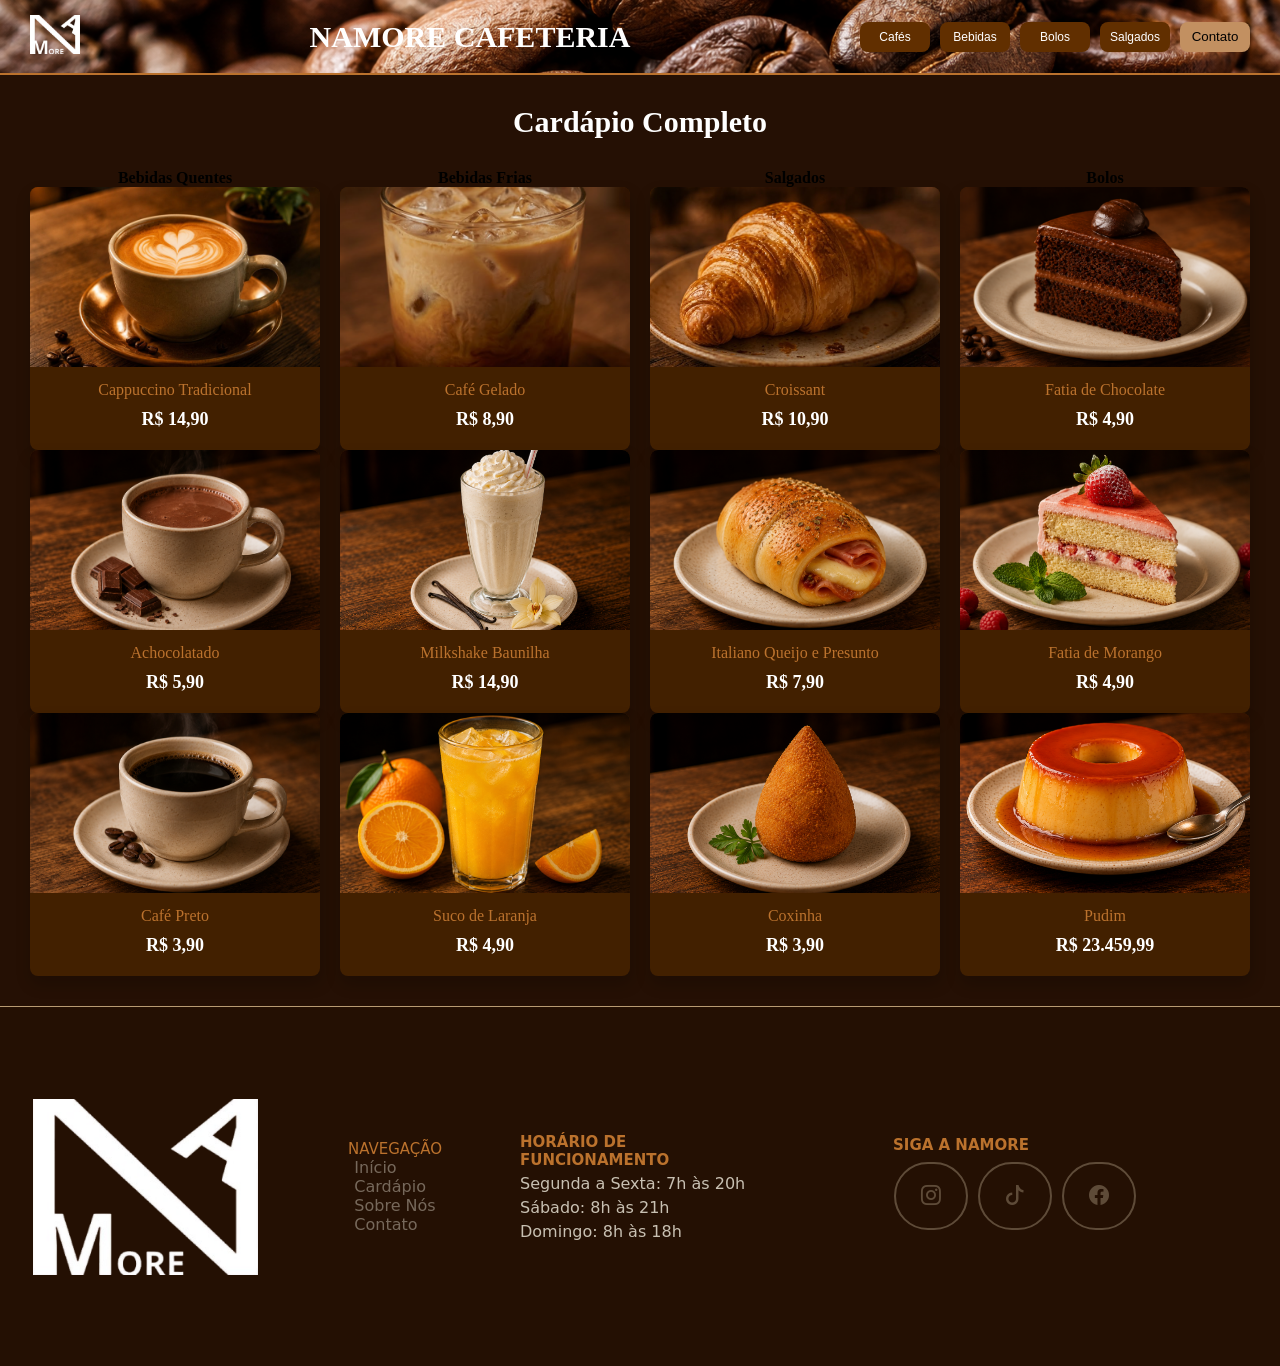
<file: cardapio.html>
<!DOCTYPE html>
<html lang="pt-br">
<head>
    <meta charset="UTF-8">
    <meta name="viewport" content="width=device-width, initial-scale=1.0">
    <title>Cardápio - Namore Cafeteria</title>
    <link rel="stylesheet" href="index/style.css">
    <link rel="stylesheet" href="sobre/style-sobre.css">
    <link rel="stylesheet" href="https://cdn.jsdelivr.net/npm/bootstrap-icons@1.11.3/font/bootstrap-icons.min.css">
    <meta property="og:description" content="Um espaço aconchegante para viver momentos especiais com cafés, doces e boas conversas.">
    <meta property="og:type" content="website">
    <meta name="twitter:card" content="summary_large_image">
    <meta property="og:image" content="https://i.ibb.co/7dNnGS3p/logo-namore.png">
    <link rel="icon" type="image/png" href="index/img/logo-namore.png">
</head>
<body>
    
<header>
        <div class="logo-nome">
            <a href="index.html"><img id="logo-cafeteria" src="index/img/logo-namore.png" alt="Logo Namore Cafeteria"></a>
        </div>

        <h1 id="nome-cafeteria">NAMORE CAFETERIA</h1>

        <div class="botoes">
            <a href="#catalogo-produtos"><button class="botao-produto">Cafés</button></a>
            <a href="#catalogo-produtos"><button class="botao-produto">Bebidas</button></a>
            <a href="#catalogo-produtos"><button class="botao-produto">Bolos</button></a>
            <a href="#catalogo-produtos"><button class="botao-produto">Salgados</button></a>
            <a href="contato.html"><button class="botao-contato">Contato</button></a>
        </div>
    </header>

    
    <section class="ctlg">
            <h3 id="catalogo-produtos">Cardápio Completo</h3>
            <div class="elementos">
            </div>
            <section class="card-produtos">
                <div class="card-bebida-quente">
                    <h4>Bebidas Quentes</h4>
                    <div>
                        <div class="cards">
                            <img class="imagem-catalogo" src="cardapio/img/cappuccino.jpeg" alt="Cappuccino Tradicional">
                            <p class="descricao-produto">Cappuccino Tradicional</p>
                            <p class="preco-produto">R$ 14,90</p>
                        </div>

                        <div class="cards">
                            <img class="imagem-catalogo" src="cardapio/img/bebidaquentechocolate.png" alt="Achocolatado">
                            <p class="descricao-produto">Achocolatado</p>
                            <p class="preco-produto">R$ 5,90</p>
                        </div>

                        <div class="cards">
                            <img class="imagem-catalogo" src="cardapio/img/cafepreto.png" alt="Café Preto">
                            <p class="descricao-produto">Café Preto</p>
                            <p class="preco-produto">R$ 3,90</p>
                        </div>
                    </div>
                </div>

                <div class="card-bebida-fria">
                    <h4>Bebidas Frias</h4>
                    <div class="cards">
                        <img class="imagem-catalogo" src="cardapio/img/bebida.png" alt="Café Gelado">
                        <p class="descricao-produto">Café Gelado</p>
                        <p class="preco-produto">R$ 8,90</p>
                    </div>

                    <div class="cards">
                        <img class="imagem-catalogo" src="cardapio/img/milkshakebaunilha.png" alt="Milkshake de Baunilha">
                        <p class="descricao-produto">Milkshake Baunilha</p>
                        <p class="preco-produto">R$ 14,90</p>
                    </div>
                    <div class="cards">
                        <img class="imagem-catalogo" src="cardapio/img/sucolaranja.png" alt="Suco de Laranja">
                        <p class="descricao-produto">Suco de Laranja</p>
                        <p class="preco-produto">R$ 4,90</p>
                    </div>
                </div>

                <div class="card-salgado">
                    <h4>Salgados</h4>
                    <div class="cards">
                        <img class="imagem-catalogo" src="cardapio/img/salgado.png" alt="Croissant">
                        <p class="descricao-produto">Croissant</p>
                        <p class="preco-produto">R$ 10,90</p>
                    </div>

                    <div class="cards">
                        <img class="imagem-catalogo" src="cardapio/img/italiano.png" alt="Italiano (Joelho)">
                        <p class="descricao-produto">Italiano Queijo e Presunto</p>
                        <p class="preco-produto">R$ 7,90</p>
                    </div>
                    <div class="cards">
                        <img class="imagem-catalogo" src="cardapio/img/coxinha.png" alt="Cozinha">
                        <p class="descricao-produto">Coxinha</p>
                        <p class="preco-produto">R$ 3,90</p>
                    </div>
                </div>

                <div class="card-bolo">
                    <h4>Bolos</h4>
                    <div class="cards">
                        <img class="imagem-catalogo" src="cardapio/img/bolo.png" alt="Fatia Chocolate">
                        <p class="descricao-produto">Fatia de Chocolate</p>
                        <p class="preco-produto">R$ 4,90</p>
                    </div>

                    <div class="cards">
                        <img class="imagem-catalogo" src="cardapio/img/bolo2.png" alt="Fatia Morango">
                        <p class="descricao-produto">Fatia de Morango</p>
                        <p class="preco-produto">R$ 4,90</p>
                    </div>

                    <div class="cards">
                        <img class="imagem-catalogo" src="cardapio/img/pudim.png" alt="Pudim">
                        <p class="descricao-produto">Pudim</p>
                        <p class="preco-produto">R$ 23.459,99</p>
                    </div>
                </div>
            </section>
        </section>

    <footer class="rodape">
        <div id="logo-rodape">
            <img src="index/img/logo-namore.png" alt="">
        </div>

        <div id="nav-rodape">
            <h3>NAVEGAÇÃO</h3>
            <ul>
                <a href="index.html"><li>Início</li></a>
                <a href="cardapio.html"><li>Cardápio</li></a>
                <a href="sobre-nos.html"><li>Sobre Nós</li></a>
                <a href="contato.html"><li>Contato</li></a>
            </ul>
        </div>

        <div id="infos-rodape">
        <div id="nav-infos">
            <h3>HORÁRIO DE FUNCIONAMENTO</h3>
            <ul>
                <li>Segunda a Sexta: 7h às 20h</li>
                <li>Sábado: 8h às 21h</li>
                <li>Domingo: 8h às 18h</li>
            </ul>
        </div>
        </div>
        
        <div id="redes-sociais">
            <h3>SIGA A NAMORE</h3>
            <div id="icon-redes">
                <ul>
                    <a href="https://www.instagram.com" target="_blank"><li><i class="bi bi-instagram"></i></li></a>
                    <a href="https://www.tiktok.com/" target="_blank"><li><i class="bi bi-tiktok"></i></li></a>
                    <a href="https://www.facebook.com" target="_blank"><li><i class="bi bi-facebook"></i></li></a>
                </ul>
            </div>           
        </div>
    </footer>
</div>

</body>
</html>
</file>
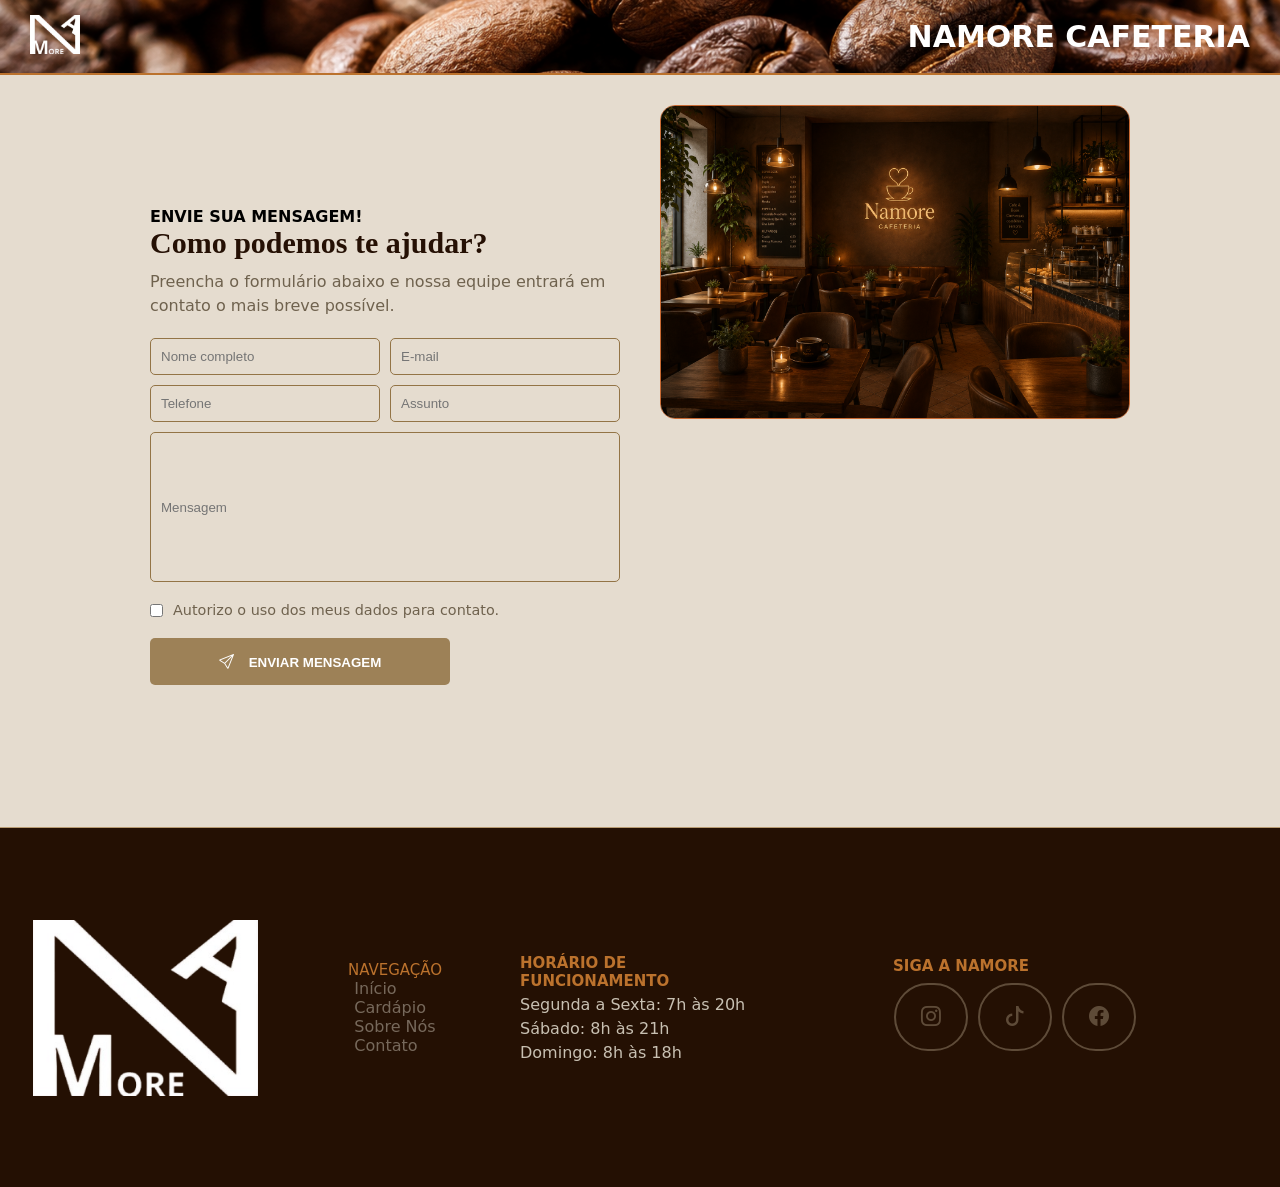
<file: contato.html>
<!DOCTYPE html>
<html lang="pt-br">
<head>
    <meta charset="UTF-8">
    <meta name="viewport" content="width=device-width, initial-scale=1.0">
    <title>Fale com a Cafeteria Namore</title>
    <link rel="stylesheet" href="index/style.css">
    <link rel="stylesheet" href="sobre/style-sobre.css">
    <link rel="stylesheet" href="https://cdn.jsdelivr.net/npm/bootstrap-icons@1.11.3/font/bootstrap-icons.min.css">
    <meta property="og:description" content="Um espaço aconchegante para viver momentos especiais com cafés, doces e boas conversas.">
    <meta property="og:type" content="website">
    <meta name="twitter:card" content="summary_large_image">
    <meta property="og:image" content="https://i.ibb.co/7dNnGS3p/logo-namore.png">
    <link rel="icon" type="image/png" href="index/img/logo-namore.png">

</head>
<body class="formulario-body">
    <header>
        <div class="logo-nome">
            <a href="index.html"><img id="logo-cafeteria" src="index/img/logo-namore.png" alt="Logo Namore Cafeteria"></a>
        </div>

        <h1 id="nome-cafeteria">NAMORE CAFETERIA</h1>

    </header>

        <div class="container"> 

        <section class="formulario">
            <div class="form-esq">
                <div id="txt-form">
                    <h4>ENVIE SUA MENSAGEM!</h4>
                    <h3>Como podemos te ajudar?</h3>
                    <p>Preencha o formulário abaixo e nossa equipe entrará em contato o mais breve possível.</p>
                </div>    

                <form id="forms" method="POST">
                    <div id="form-linha">
                        <input type="text" placeholder="Nome completo" name="nome" id="form" required>
                        <input type="email" placeholder="E-mail" name="email" id="form" required>
                    </div>    

                    <div id="form-linha">
                        <input type="tel" placeholder="Telefone" name="tel" id="form">
                        <input type="text" placeholder="Assunto" name="assunto" id="form" required>
                    </div>
                    <div id="form-linha" class="form-area" >
                        <input type="text" placeholder="Mensagem" name="msg" id="form" required></textarea>
                    </div>
                    
                    <div class="checkbox-line">
                        <input type="checkbox" name="autorizacao" id="autorizacao" required>
                        <p>Autorizo o uso dos meus dados para contato.  </p>
                    </div>

                    <div id="form-linha">
                        <button type="submit" id="enviar-msg"><i class="bi bi-send"></i>ENVIAR MENSAGEM</button>
                    </div>
                </form>
            

            </div>
            <div class="form-dir">
                <div id="form-img">
                    <img src="sobre/img-sobre/cafeteria-namore.png" alt="">
                </div>
                <div class="mapa">
                    <iframe class ="mapa" src="https://www.google.com/maps/embed?pb=!1m18!1m12!1m3!1d3675.4440674554194!2d-43.12559932489974!3d-22.896986179262004!2m3!1f0!2f0!3f0!3m2!1i1024!2i768!4f13.1!3m3!1m2!1s0x9983db3ec4f5d1%3A0xc3a8e6eec9b55efa!2sSenac%20Niter%C3%B3i!5e0!3m2!1spt-BR!2sbr!4v1780336395350!5m2!1spt-BR!2sbr" width="600" height="450" style="border:0;" allowfullscreen="" loading="lazy" referrerpolicy="no-referrer-when-downgrade"></iframe>
                </div>
                
            </div>
        </section>

    </div>

    <footer class="rodape">
        <div id="logo-rodape">
            <img src="index/img/logo-namore.png" alt="">
        </div>

        <div id="nav-rodape">
            <h3>NAVEGAÇÃO</h3>
            <ul>
                <a href="index.html"><li>Início</li></a>
                <a href="cardapio.html"><li>Cardápio</li></a>
                <a href="sobre-nos.html"><li>Sobre Nós</li></a>
                <a href="contato.html"><li>Contato</li></a>
            </ul>
        </div>

        <div id="infos-rodape">
        <div id="nav-infos">
            <h3>HORÁRIO DE FUNCIONAMENTO</h3>
            <ul>
                <li>Segunda a Sexta: 7h às 20h</li>
                <li>Sábado: 8h às 21h</li>
                <li>Domingo: 8h às 18h</li>
            </ul>
        </div>
        </div>
        
        <div id="redes-sociais">
            <h3>SIGA A NAMORE</h3>
            <div id="icon-redes">
                <ul>
                    <a href="https://www.instagram.com" target="_blank"><li><i class="bi bi-instagram"></i></li></a>
                    <a href="https://www.tiktok.com/" target="_blank"><li><i class="bi bi-tiktok"></i></li></a>
                    <a href="https://www.facebook.com" target="_blank"><li><i class="bi bi-facebook"></i></li></a>
                </ul>
            </div>           
        </div>
    </footer>

<div id="alerta-sucesso" class="alerta-escondido">
    <div class="alerta-conteudo">
        <i class="bi bi-check-circle-fill icone-sucesso"></i>
        <h3>Mensagem Enviada!</h3>
        <p>Sua mensagem foi enviada com sucesso. Em breve entraremos em contato!</p>
        <button id="fechar-alerta">OK</button>
    </div>
</div>

<script>
    // deixamos na proprio html so pra nao precisa ficar trocando de aba no vscod.
    const btnEnviar = document.getElementById('enviar-msg');
    const modalAlerta = document.getElementById('alerta-sucesso');
    const btnFechar = document.getElementById('fechar-alerta');

    btnEnviar.addEventListener('click', function(event) {
        event.preventDefault(); 
        
        modalAlerta.classList.add('mostrar');

        setTimeout(function() {
            modalAlerta.classList.remove('mostrar');
        }, 5000); 
    });

    btnFechar.addEventListener('click', function() {
        modalAlerta.classList.remove('mostrar');
    });
</script>

</body>
</html>
</file>
<file: index/style.css>
* {
    margin: 0;
    padding: 0;
    box-sizing: border-box;
}

/* Tags */
body {
    background-color: #1f0f00;
    font-family: 'Trebuchet MS', Arial, sans-serif;
    scroll-behavior: smooth;
}

header {
    background-image: url('img/graos.png');
    background-size: cover;
    background-position: center;
    border-bottom: 2px solid #bb722d;
    display: flex;
    justify-content: space-between;
    align-items: center;
    padding: 15px 30px;
}

main {
    background-color: #664117;
}

footer {
    background-color: #1f0f00;
    padding: 20px;
}

h3 {
    font-size: 30px;
    color: #bb722d;
}

/* Classes */
.logo-nome {
    display: flex;
    align-items: center;
}

.botoes {
    display: flex;
    gap: 10px;
}

.frases {
    display: flex;
    flex-direction: column;
    align-items: center;
    margin: 50px 20px;
    text-align: center;
}

.sobre {
    background-color: rgb(240, 210, 176);
    border-bottom: 2px solid #422000;
    display: flex;
    align-items: center;
    justify-content: space-between;
    padding: 40px;
    gap: 40px;
}

.descricao {
    display: flex;
    flex-direction: column;
    gap: 10px;
}

.ctlg {
    text-align: center;
    padding: 30px;
}

.card-produtos {
    display: grid;
    grid-template-columns: repeat(4, 1fr);
    gap: 20px;
    margin-top: 30px;
}

.cards {
    background-color: #422000;
    border-radius: 8px;
    overflow: hidden;
    box-shadow: 1px 8px 16px rgba(0, 0, 0, 0.2);
    transition: transform 0.3s ease;
}

.cards:hover {
    transform: translateY(-5px);
}

.imagem-catalogo {
    width: 100%;

    height: 180px;

    object-fit: cover;
}

.descricao-produto {
    font-size: 16px;
    color: #bb722d;
    margin-top: 10px;
}

.preco-produto {
    font-size: 18px;
    color: white;
    font-weight: bold;
    margin: 10px 0 20px;
}

.informacoes {
    background-color: #301700;
    display: flex;
    justify-content: space-between;
    gap: 40px;
    padding: 50px;
    border-radius: 8px;
}

.informacoes-navegacao {
    display: flex;
    flex-direction: column;
    gap: 15px;
}

.informacoes-social {
    display: flex;
    flex-direction: column;
    gap: 15px;
}

.informacoes-contato {
    display: flex;
    flex-direction: column;
    gap: 10px;
    color: white;
}

.inf {
    margin-bottom: 15px;
}

.botao-navegacao {
    color: #dbdbdb;
    transition: color 0.3s ease;
}

.botao-navegacao:hover {
    color: white;
}

.botao-social {
    color: #dbdbdb;
    transition: color 0.3s ease;
}

.botao-social:hover {
    color: white;
}

.link-botao {
    display: inline-block;
    background-color: #422000;
    color: white;
    width: 198px;
    border: none;
    border-radius: 8px;
    padding: 12px 20px;
    cursor: pointer;
    transition: background-color 0.3s ease;
}

.link-botao:hover {
    background-color: #874000;
}

.botao-produto {
    font-size: 12px;
    width: 70px;
    height: 30px;
    color: white;
    background-color: #612f00;
    border: none;
    border-radius: 8px;
    cursor: pointer;
    transition: background-color 0.3s ease;
}

.botao-produto:hover {
    background-color: #874000;
}

/* IDs */

.botao-contato {
    width: 70px;
    height: 30px;
    border: none;
    border-radius: 8px;
    background-color: #c29061;
    color: rgb(0, 0, 0);
    cursor: pointer;
    transition: background-color 0.3s ease;
}

#botao-contato:hover {
    background-color: #6b4a2d;
    color: whitesmoke;
}

#logo-cafeteria {
    width: 50px;
    height: auto;
}

#nome-cafeteria {
    color: white;
    font-size: 30px;
}

#frase-principal {
    color: white;
    font-size: 40px;
    font-family: monospace;
}

#frase-secundaria {
    color: rgb(201, 201, 201);
    font-size: 20px;
    font-style: italic;
    margin-top: 10px;
}

#imagem-namore {
    width: 45%;
    border-radius: 8px;
}

#p-descricao-cafe {
    font-size: 18px;
    color: #422000;
}

#p-descricao-detalhe {
    font-size: 16px;
    color: #422000;
}

#catalogo-produtos {
    color: white;
    margin-bottom: 10px;
}

#botao-produtos {
    display: inline-block;
    background-color: #422000;
    color: white;
    border: none;
    border-radius: 8px;
    padding: 12px 20px;
    margin-top: 30px;
    cursor: pointer;
    transition: background-color 0.3s ease;
    font-size: 22px;
    font-family: Georgia, serif;
}

#botao-produtos:hover {
    background-color: #874000;
}

#botao-sobre {
    display: inline-block;
    background-color: #422000;
    color: white;
    border: none;
    border-radius: 8px;
    padding: 12px 20px;
    cursor: pointer;
    transition: background-color 0.3s ease;
}

#botao-sobre:hover {
    background-color: #874000;
}

/* Responsividade */

@media (max-width: 1024px) {

    .card-produtos {
        grid-template-columns: repeat(2, 1fr);
    }

    .sobre {
        flex-direction: column;

        text-align: center;
    }

    #imagem-namore {
        width: 100%;
    }

    .informacoes {
        flex-direction: column;

        text-align: center;
    }
}

@media (max-width: 768px) {

    header {
        flex-direction: column;

        gap: 20px;
    }

    .botoes {
        flex-wrap: wrap;

        justify-content: center;
    }

    .card-produtos {
        grid-template-columns: 1fr;
    }

    #nome-cafeteria {
        text-align: center;
    }

    #frase-principal {
        font-size: 30px;
    }

    #frase-secundaria {
        font-size: 18px;
    }

    h3 {
        font-size: 24px;
    }
}
</file>
<file: sobre/style-sobre.css>
/*deixei essa mensagem pra ver se atualizou o github*/

body{
    background-color: #251004;
    margin: 0 auto !important;
font-family: "Palatino Linotype", "Book Antiqua", Palatino, serif;
    
}

.sobre-nos{
    background-image: url(https://i.ibb.co/mVFFkJDJ/background-sobre.png);
    background-size: cover;
    background-color: #302e2e54;
    display: flex;
    align-items: center;
    box-shadow:
  0px 8px 15px -5px rgba(0, 0, 0, 1);
}

.sobre-nos h1{
    font-weight: lighter;
}

#txt-sobre{
    margin: 20vh;
    z-index: 1;
    padding: 90px;
    text-shadow: 2px 2px 9px #000000;
    border-radius: 90px;
}

#txt-sobre h1{
    color: #fff;   
    font-size: 90px;
    z-index: 1;
    margin-bottom: -20px;
}

#txt-sobre p{
    color: #fff;
    font-size: 22px;
    text-align: left;
    width: 80%;
    font-family: sans-serif;
}

#txt-sobre button{
    width: 220px;
    height: 40px;
    background-color: #6f624e;
    border: none;
    border-radius: 9px;
    cursor: pointer;    
    margin: 5px;
    color: #fff;
    font-weight: lighter;
    font-size: 15px;
}

#txt-sobre button:hover{
    scale: 1.05;
    transition: 0.6s;
}


#nossa-historia{
    background-color: #F6EFE8;
    height: 100vh;  
    display: flex;
    align-items: center;
    width: 100%;
}

#txt-nossa-historia{
    width: 50%;
    margin: 15%;
}    
#txt-nossa-historia p{
    font-size: 17px;
    width: 100%;    
    text-align: justify;
    font-family: sans-serif;

}

#txt-nossa-historia h3{
    color: #251004;
    font-size: 50px;
    width: 100%;
    margin-bottom: 15px;
    text-align: left;
}

#img-nossa-historia{
    width: 50%;
}

#img-nossa-historia img{
    border-radius: 30px;
    width: 450px;
    margin-top: 30px;  
    margin-right: 150px;
}

#ns{
    color:  #b89b72;
}

#linha {
    margin-top: -60px !important;
}

.nossos-valores{
    background-color: #ecd9c7;
    align-items: center;
    justify-content: center;
    display: flex;
    flex-direction: column;
    height: 50vh;

}

.nossos-valores h4{
    font-size: 22px;
    text-align: center;
    padding-top: 30px;
}

.nossos-valores h3{
    margin-top: -2px;
    color: #3e372c;
}

#valores{
    display: flex;
    align-items: center;
    justify-content: center;
    margin: 0 auto;
}

#valores .box{
    width: 250px;
    margin: 50px;
    margin-top: 20px;
    text-align: center;
}

.box h3{
    font-size: 32px;
}
.box p{
    font-size: 18px;
}
#box img{
    width: 190px;
}

.bi-flower1{
    font-size: 25px;
    color:  #b89b72;
}

i{
    color: #4d2109;
    z-index: 1;
    font-size: 35px;
}

#divisoria-horizontal{
    display: flex;
}

.divider{
    display: flex;
    align-items: center;
    gap: 15px;
}

.divider::before,
.divider::after{
    content: "";
    width: 80px;
    height: 2px;
    background-color: #b89b72;
}

.divider span{
    color: #b89b72;
    font-size: 18px;
}

.divider2{
    display: flex;
    align-items: center;
    justify-content: center;
    gap: 15px;
    margin: -10px 0;
}

.divider22::before,
.divider2::after{
    content: "";
    width: 2px;
    height: 150px;
    background-color: #bda5848a;
}

.divider2 span{
    color: #b89b72;
    font-size: 18px;
}

.container{
    width: 1080px !important;
    max-width: 1200px!important;      
    margin: 0 auto!important;         
    padding: 0 20px!important;
}

.nossa-promessa{
    background-image: url(https://i.ibb.co/Q4d7Xdm/fachada-loja2.png);
    background-size: cover;    
    height: 50vh;
    align-items: center;
    justify-content: center;
    display: flex;
    flex-direction: column;

}

#txt-promessa {
    color: #e4e4e4;
    width: 50%;     
    margin-left: 100vh;
    
}

#txt-promessa h3{
    font-size: 38px;
    width: 60%;
    font-weight: lighter;
    margin: 15px 0px;
}

#txt-promessa p{
    font-family: system-ui, -apple-system, BlinkMacSystemFont, 'Segoe UI', Roboto, Oxygen, Ubuntu, Cantarell, 'Open Sans', 'Helvetica Neue', sans-serif;
    width: 55vh;
    font-weight: 400;

}

#youtube{
    display: flex;
    justify-content: space-between;
    align-items: center;
    max-width: 1200px;
    margin: 0 auto;
    padding: 80px 20px; 
    gap: 40px;
}


.txt-ytb {
    flex: 1;
    text-align: left;
}

.txt-ytb h2 {
    color: #f7f7f7;
    font-family: system-ui, -apple-system, BlinkMacSystemFont, 'Segoe UI', Roboto, Oxygen, Ubuntu, Cantarell, 'Open Sans', 'Helvetica Neue', sans-serif;
    font-size: 16px;
    font-weight: 500;   
    margin-bottom: 10px;
}

.txt-ytb h4 {
    color: #fff;
    font-family: "Palatino Linotype", "Book Antiqua", Palatino, serif;
    font-weight: 400;
    font-size: 42px;
    margin-bottom: 20px;
}

.divider {
    color: #e2c18f;
    font-size: 20px;
    margin-bottom: 20px;
}

.txt-ytb p {
    color: #fff;
    font-size: 18px;
    font-family: system-ui, -apple-system, BlinkMacSystemFont, 'Segoe UI', Roboto, Oxygen, Ubuntu, Cantarell, 'Open Sans', 'Helvetica Neue', sans-serif;
    line-height: 1.6;
}

.video-wrapper {
    flex: 1; 
    width: 100%;
}

.video-wrapper iframe {
    width: 100%;
    aspect-ratio: 16 / 9; 
    border: none;
    border-radius: 15px; 
    box-shadow: 0 10px 30px rgba(0, 0, 0, 0.093); 
}




.rodape{
    background-color: #241003;
    height: 40vh;
    display: flex;
    justify-content: space-between;
    border-top: 1px solid #b89b72;
}

#logo-rodape{
    width: 25%;
    justify-content: center;
    align-items: center;
    display: flex;

}

#logo-rodape img{
    width: 25vh;
}

#nav-rodape{
    width: 25%;
    justify-content: center;
    align-items: center;
    display: flex;
    flex-direction: column;
    color: #b89b72;
    }

#nav-rodape h3{
    font-family: system-ui, -apple-system, BlinkMacSystemFont, 'Segoe UI', Roboto, Oxygen, Ubuntu, Cantarell, 'Open Sans', 'Helvetica Neue', sans-serif;
    font-weight: 500;
    font-size: 15px;
}

#nav-rodape ul{
    list-style-type: none;
}
#nav-rodape li{
    color: #e2dccedc;
    font-family: system-ui, -apple-system, BlinkMacSystemFont, 'Segoe UI', Roboto, Oxygen, Ubuntu, Cantarell, 'Open Sans', 'Helvetica Neue', sans-serif;
    font-weight: 500;
}

#nav-rodape a{
    text-decoration: none;
     opacity: 0.5;
}

#nav-rodape a:hover{
    cursor: pointer;
    opacity: 1;
    transition: 0.5s;
}
#infos-rodape{
    width: 25%;
    justify-content: center;
    align-items: center;
    display: flex;
    flex-direction: column;
    color: #b89b72;
    }

#nav-infos h3{
    font-family: system-ui, -apple-system, BlinkMacSystemFont, 'Segoe UI', Roboto, Oxygen, Ubuntu, Cantarell, 'Open Sans', 'Helvetica Neue', sans-serif;
    font-size: 15px;
}

#nav-infos li {
    list-style-type: none;
    color: #e2dccedc;
    margin-top: 5px;
    font-family: system-ui, -apple-system, BlinkMacSystemFont, 'Segoe UI', Roboto, Oxygen, Ubuntu, Cantarell, 'Open Sans', 'Helvetica Neue', sans-serif;
    font-weight: 500;
}

#redes-sociais{
    width: 25%;
    justify-content: center;
    align-items: center;
    display: flex;
    flex-direction: column;
    color: #b89b72;
    margin: 90px;
}

#redes-sociais h3{
    font-family: system-ui, -apple-system, BlinkMacSystemFont, 'Segoe UI', Roboto, Oxygen, Ubuntu, Cantarell, 'Open Sans', 'Helvetica Neue', sans-serif;
    font-size: 15px;
    margin-left: -12vh;
    
}

#icon-redes{
    padding: 30px;
}

#icon-redes ul{
    display: flex;
    
}

#icon-redes li {
    list-style-type: none;
    color: #e2dccedc;
    font-family: system-ui, -apple-system, BlinkMacSystemFont, 'Segoe UI', Roboto, Oxygen, Ubuntu, Cantarell, 'Open Sans', 'Helvetica Neue', sans-serif;
}

#icon-redes i{
    font-size: 20px;
    padding: 20px 25px;
    border: 2px solid #e4d3b4;
    border-radius: 90px;
    margin: 5px;
    color:  #e4d3b4;;
    opacity: 0.3;
}

#icon-redes i:hover{
    opacity: 1;
    transition: 1s;
    scale: 1.1;
}

.formulario-body {
    background-color: #e5dccf;
    font-family: system-ui, -apple-system, BlinkMacSystemFont, 'Segoe UI', Roboto, Oxygen, Ubuntu, Cantarell, 'Open Sans', 'Helvetica Neue', sans-serif;
}

.formulario {
    width: 100%;
    max-width: 1200px;
    display: flex;
    margin: 0 auto;
    padding: 30px;
    gap: 40px; 
}

.form-esq {
    width: 50%;
    display: flex;
    flex-direction: column;
    justify-content: center;
}

#txt-form {
    width: 100%;
    margin-bottom: 20px;
}

#txt-form h3 {
    color: #251004;
    font-family: "Palatino Linotype", "Book Antiqua", Palatino, serif;
    margin-bottom: 10px;
}

#txt-form p {
    color: #6f624e;
    line-height: 1.5;
}

#forms {
    width: 100%;
}

#form-linha {
    display: flex;
    width: 100%;
    gap: 10px;
    margin-bottom: 10px;
}

#form-linha input {
    flex: 1;
    padding: 10px;
    border: 1px solid #937446;
    border-radius: 5px;
    background-color: transparent;
    outline: none;
}

.form-area input {
    width: 100% !important;
    height: 150px;
}

.checkbox-line {
    display: flex;
    align-items: center;
    padding: 10px 0;
}

.checkbox-line p {
    margin-left: 10px;
    color: #6f624e;
    font-size: 0.9rem;
}

#enviar-msg {
    background-color: #9d8157;
    padding: 15px;
    width: 100%;
    max-width: 300px;
    border: none;
    border-radius: 5px;
    color: #fff;
    font-weight: bold;
    margin-top: 10px;
}

#enviar-msg:hover {
    transform: scale(1.05);
    transition: 0.5s;
    background-color: #6a5028;
    cursor: pointer;
}

#enviar-msg i {
    color: #fff;
    font-size: 15px;
    font-weight: 900;
    margin-right: 15px;
}

.form-dir {
    width: 50%;
    display: flex;
    flex-direction: column;
    gap: 20px;
}

#form-img img {
    width: 100%;
    border-radius: 15px;
    border: 1px solid #c86a34;
    object-fit: cover;
}

iframe {
    border-radius: 30px !important;
    width: 100%;
    height: 350px;
    border: 1px solid #c86a34;
}


@media (max-width: 768px) {

    .sobre-nos{
        height: 95vh;
        background-position: -85vh !important;
    }


    #txt-sobre{
        margin: 0 !important;
        padding: none;
        margin-top: 90px !important;
    }

    #txt-sobre h1{
        font-size: 48px !important;
        margin-bottom: none !important;
        text-align: left;
    }

    #txt-sobre p{
        font-size: 18px;
        width: 100%;
        text-align: left;
        padding-top:20px;
        padding-bottom: 20px;
    }


    #txt-sobre button{
    width: 220px;
    height: 40px;
    background-color: #6f624e;
    border: none;
    border-radius: 9px;
    cursor: pointer;    
    margin: -5px;
    color: #fff;
    font-weight: lighter;
    font-size: 15px;
    justify-content: center;
}

    #txt-sobre button:hover{
    scale: 1.05;
    transition: 0.6s;
}

    #nossa-historia{
    background-color: #F6EFE8;
    height: 110vh;  
    display: block !important;
    padding-left: 50px;
    }

#txt-nossa-historia{
    display: block;
    margin: 0 auto;
    width: 100%;
}    
#txt-nossa-historia p{
    font-size: 16px;
    width: 80%;    
    text-align: justify;
    font-family: sans-serif;

}

#txt-nossa-historia h3{
    color: #251004;
    font-size: 40px;
    width: 100% !important;
    text-align: left;
    

}
#img-nossa-historia img{
    width: 35vh;
    margin: 0 auto;
    display: flex;
    align-items: center;
    margin-top: 30px;
}

#ns{
    text-align: left !important;
    color:  #b89b72;
    padding-top: 30px;
    padding-bottom: 5px;
}

#linha {
    margin-top: -2  0px !important;
}

.divider{
    align-items: center;
    gap: 45px;
    margin-top: -15px;
}


.nossos-valores{
    display: flex !important;
    flex-direction: column !important;
    height: 150vh;

}

.nossos-valores h4{
    font-size: 22px;
    text-align: center;
    padding-top: 10px !important;
    padding-bottom: 20px;
    
}

.nossos-valores h3{
    margin-top: 2px !important;
    color: #3e372c;
    padding:5px;
}

#valores{
    display: block !important;
    align-items: center;
    justify-content: center;
    margin: 0 auto;
}

#valores .box{
    padding: 5px;
}

#valores .box{
    text-align: center;
}

.box h3{
    font-size: 32px;
}
.box p{
    font-size: 18px;
}
#box img{
    width: 190px;
}

.bi-flower1{
    font-size: 25px;
    color:  #b89b72;
}

i{
    color: #4d2109;
    z-index: 1;
    font-size: 35px;
}

#divisoria-horizontal{
    display: flex;
}

.divider{
    display: flex;
    align-items: center;
    gap: 15px;
}

.divider::before,
.divider::after{
    content: "";
    width: 110px;
    height: 2px;
    background-color: #b89b72;
}

.divider span{
    color: #b89b72;
    font-size: 18px;
}

.divider2{
    display: none;

}
.container{
    width: 100% !important;
    margin: 0 auto!important;         
    padding: 0px 20px!important;
            flex-direction: column; 

}

.nossa-promessa{
    background-image: url(https://i.ibb.co/Q4d7Xdm/fachada-loja2.png);
    background-size: cover;    
    height: 65vh !important;
    display: block !important;
    background-position: -80vh;
    width: 100% !important;
    display: grid !important;
}

#txt-promessa {
    color: #e4e4e4;
    margin: 0 auto !important;  
    width: 80% !important;
    margin-left: 0vh;  
}

#txt-promessa h3{
    font-size: 28px;
    font-weight: bold;
    width: 100%;
    text-align: left;
}

#txt-promessa p{
    font-family: system-ui, -apple-system, BlinkMacSystemFont, 'Segoe UI', Roboto, Oxygen, Ubuntu, Cantarell, 'Open Sans', 'Helvetica Neue', sans-serif;
    font-weight: 400;
    text-align: left;
    width: 100% !important;
    font-size: 14px !important;
    
}

.rodape{
    background-color: #150901;
    height: 60vh;
    display: flex;
    border-top: 1px solid #b89b72;
    width: 100% !important;
    justify-content: center !important;
    flex-direction: column;
}


#logo-rodape{
    width: 100%;
    justify-content: center;
    align-items: center;
}

#logo-rodape img{
    width: 15vh;
}

#nav-rodape{
    display: none;
    }

#nav-rodape h3{
    font-family: system-ui, -apple-system, BlinkMacSystemFont, 'Segoe UI', Roboto, Oxygen, Ubuntu, Cantarell, 'Open Sans', 'Helvetica Neue', sans-serif;
    font-weight: 500;
    margin-bottom: -5px;
    font-size: 15px;
    margin-left: -6vh;
}

#nav-rodape ul{
    list-style-type: none;
}
#nav-rodape li{
    margin-left: -11vh;
    color: #e2dccedc;
    font-family: system-ui, -apple-system, BlinkMacSystemFont, 'Segoe UI', Roboto, Oxygen, Ubuntu, Cantarell, 'Open Sans', 'Helvetica Neue', sans-serif;
    font-weight: 500;
}

#nav-rodape a{
    text-decoration: none;
        opacity: 0.5;

    }

#nav-rodape a:hover{
    cursor: pointer;
    opacity: 1;
    transition: 0.5s;
}
#infos-rodape{
    width: 100%;
    justify-content: center;
    align-items: center;
    display: flex;
    flex-direction: column;
    color: #b89b72;
    }

#nav-infos h3{
    font-family: system-ui, -apple-system, BlinkMacSystemFont, 'Segoe UI', Roboto, Oxygen, Ubuntu, Cantarell, 'Open Sans', 'Helvetica Neue', sans-serif;
    font-size: 15px;
    text-align: center;
}

#nav-infos li {
    list-style-type: none;
    margin-left: -5vh;
    color: #e2dccedc;
    margin-top: 5px;
    font-family: system-ui, -apple-system, BlinkMacSystemFont, 'Segoe UI', Roboto, Oxygen, Ubuntu, Cantarell, 'Open Sans', 'Helvetica Neue', sans-serif;
    font-weight: 500;
    text-align: center;
}

#redes-sociais{
    width: 100%;
    display: flex;
    color: #b89b72;
    margin: 0 auto !important;
}

#redes-sociais h3{
    font-family: system-ui, -apple-system, BlinkMacSystemFont, 'Segoe UI', Roboto, Oxygen, Ubuntu, Cantarell, 'Open Sans', 'Helvetica Neue', sans-serif;
    font-size: 15px;
    margin: 0 auto !important;
    margin-left: 16vh !important;
}

#icon-redes ul{
    display: flex;
    width: 100%;
}

#icon-redes li {
    list-style-type: none;
    color: #e2dccedc;
    font-family: system-ui, -apple-system, BlinkMacSystemFont, 'Segoe UI', Roboto, Oxygen, Ubuntu, Cantarell, 'Open Sans', 'Helvetica Neue', sans-serif;
}

#icon-redes{
    margin: 0 auto !important;
    align-items: center;
    margin-left: 5vh !important;
}

#icon-redes i{
    font-size: 20px;
    padding: 20px 25px;
    border: 2px solid #e4d3b4;
    border-radius: 90px;
    margin: 5px;
    color:  #e4d3b4;
}


    .formulario {
        flex-direction: column;
        padding: 20px;
        gap: 30px;
    }

    .form-esq, .form-dir {
        width: 100%;
    }

    #form-linha {
        flex-direction: column;
        gap: 10px;
        margin-bottom: 0;
    }

    #form-linha input {
        width: 100%;
        margin-bottom: 10px;
    }

    #enviar-msg {
        max-width: 100%;
    }

    iframe {
        height: 250px;
    }


#youtube {
        flex-direction: column;
        padding: 40px 20px;
        text-align: center; 
    }

    .txt-ytb {
        text-align: center;
        width: 100%;
    }

    #youtube h2, 
    #youtube h4 {
        text-align: center;
    }

    #youtube h4 {
        font-size: 32px;
    }

    .video-wrapper {
        width: 100%;
    }

}

#alerta-sucesso {
    position: fixed;
    top: 0;
    left: 0;
    width: 100vw;
    height: 100vh;
    background-color: rgba(0, 0, 0, 0.6);
    display: flex;
    align-items: center;
    justify-content: center;
    z-index: 9999;
    
    opacity: 0;
    pointer-events: none;
    transition: opacity 0.3s ease;
}

#alerta-sucesso.mostrar {
    opacity: 1;
    pointer-events: auto;
}

.alerta-conteudo {
    background-color: #fff;
    padding: 30px;
    border-radius: 15px;
    text-align: center;
    width: 90%;
    max-width: 400px;
    box-shadow: 0 10px 25px rgba(0,0,0,0.2);
    border-top: 5px solid #9d8157;
    transform: translateY(-20px);
    transition: transform 0.3s ease;
}

#alerta-sucesso.mostrar .alerta-conteudo {
    transform: translateY(0);
}

.icone-sucesso {
    font-size: 50px;
    color: #28a745;
    display: block;
    margin-bottom: 15px;
}

.alerta-conteudo h3 {
    color: #251004;
    font-family: "Palatino Linotype", "Book Antiqua", Palatino, serif;
    margin-bottom: 10px;
    font-size: 1.5rem;
}

.alerta-conteudo p {
    color: #6f624e;
    line-height: 1.5;
    margin-bottom: 20px;
}

#fechar-alerta {
    background-color: #9d8157;
    color: #fff;
    border: none;
    padding: 10px 30px;
    border-radius: 5px;
    font-weight: bold;
    cursor: pointer;
    transition: 0.3s;
}

#fechar-alerta:hover {
    background-color: #6a5028;
    transform: scale(1.05);
}
</file>
